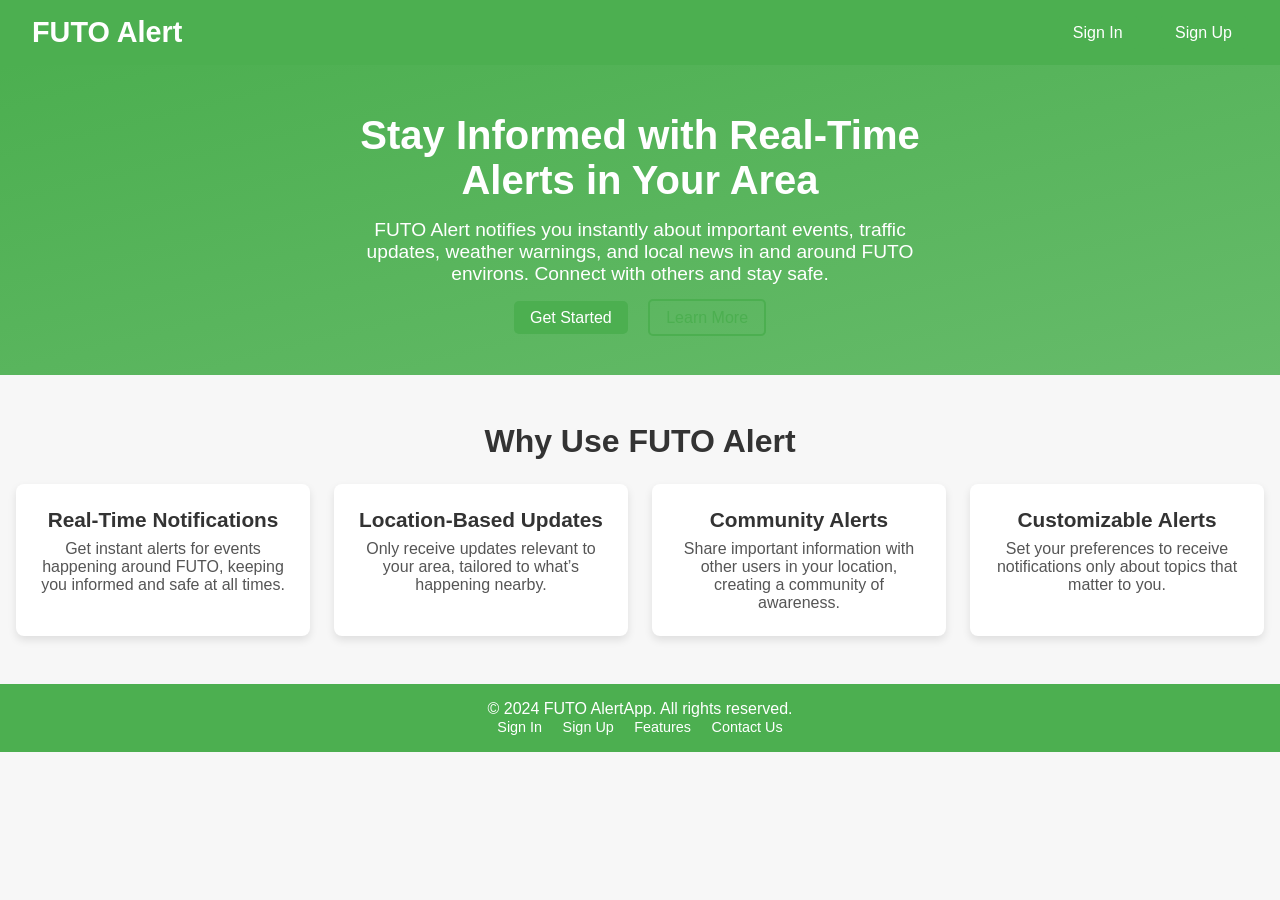
<file: FUTOALERT-master/FUTOALERT-master/frontend/index.html>
<!DOCTYPE html>
<html lang="en">
<head>
  <meta charset="UTF-8">
  <meta name="viewport" content="width=device-width, initial-scale=1.0">
  <title>AlertApp - Real-Time Alerts for Your Location</title>
  <link rel="stylesheet" href="LANDING PG/index.css">
</head>
<body>

  <header>
    <div class="navbar">
      <h1>FUTO Alert</h1>
      <div class="nav-links">
        <a href="SIGN IN/signin.html" class="button">Sign In</a>
        <a href="SIGN UP/signup.html" class="button">Sign Up</a>
      </div>
    </div>
  </header>

  <section class="hero">
    <div class="hero-content">
      <h2>Stay Informed with Real-Time Alerts in Your Area</h2>
      <p>FUTO Alert notifies you instantly about important events, traffic updates, weather warnings, and local news in and around FUTO environs. Connect with others and stay safe.</p>
      <div class="hero-buttons">
        <a href="SIGN UP/signup.html" class="button">Get Started</a>
        <a href="#features" class="button-outline">Learn More</a>
      </div>
    </div>
  </section>

  <section id="features" class="features">
    <h2>Why Use FUTO Alert</h2>
    <div class="features-grid">
      <div class="feature-item">
        <h3>Real-Time Notifications</h3>
        <p>Get instant alerts for events happening around FUTO, keeping you informed and safe at all times.</p>
      </div>
      <div class="feature-item">
        <h3>Location-Based Updates</h3>
        <p>Only receive updates relevant to your area, tailored to what’s happening nearby.</p>
      </div>
      <div class="feature-item">
        <h3>Community Alerts</h3>
        <p>Share important information with other users in your location, creating a community of awareness.</p>
      </div>
      <div class="feature-item">
        <h3>Customizable Alerts</h3>
        <p>Set your preferences to receive notifications only about topics that matter to you.</p>
      </div>
    </div>
  </section>

  <footer>
    <p>&copy; 2024 FUTO AlertApp. All rights reserved.</p>
    <div class="footer-links">
      <a href="SIGN IN/signin.html">Sign In</a>
      <a href="SIGN UP/signup.html">Sign Up</a>
      <a href="#features">Features</a>
      <a href="contact.html">Contact Us</a>
    </div>
  </footer>

</body>
</html>
</file>
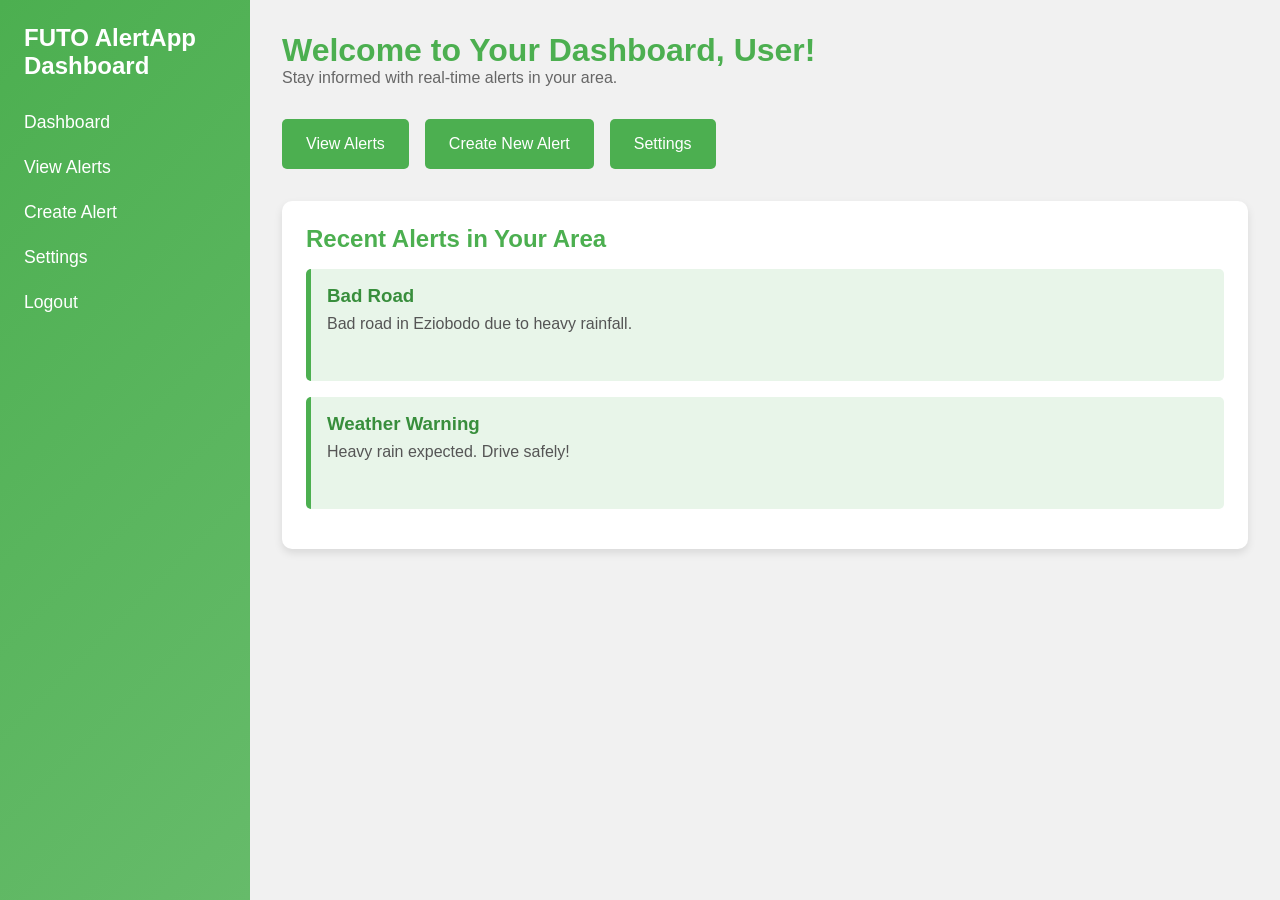
<file: FUTOALERT-master/FUTOALERT-master/frontend/DASHBOARD/dashboard.html>
<!DOCTYPE html>
<html lang="en">
<head>
  <meta charset="UTF-8">
  <meta name="viewport" content="width=device-width, initial-scale=1.0">
  <title>Dashboard - FUTO Alert</title>
  <link rel="stylesheet" href="dashboard.css">
</head>
<body>

  <div class="sidebar">
    <h2>FUTO AlertApp Dashboard</h2>
    <ul>
      <li><a href="#" id="dashboardButton">Dashboard</a></li>
      <li><a href="#" id="viewAlertsButton">View Alerts</a></li>
      <li><a href="#" id="createAlertButton">Create Alert</a></li>
      <li><a href="#" id="settingsButton">Settings</a></li>
      <li><a href="/SIGN IN/signin.html" id="logoutButton">Logout</a></li>
    </ul>
  </div>


  <div class="main-content">
    <h1>Welcome to Your Dashboard, <span id="userName">User</span>!</h1>
    <p>Stay informed with real-time alerts in your area.</p>


    <div class="buttons">
      <button onclick="viewAlerts()">View Alerts</button>
      <button onclick="createAlert()">Create New Alert</button>
      <button onclick="settings()">Settings</button>
    </div>

    <div class="alerts-summary">
      <h2>Recent Alerts in Your Area</h2>
      <div id="alertList">

        <div class="alert">
          <h3>Bad Road</h3>
          <p>Bad road in Eziobodo due to heavy rainfall.</p>
        </div>
        <div class="alert">
          <h3>Weather Warning</h3>
          <p>Heavy rain expected. Drive safely!</p>
        </div>
      </div>
    </div>
  </div>

  <script src="dashboard.js"></script>
</body>
</html>
</file>
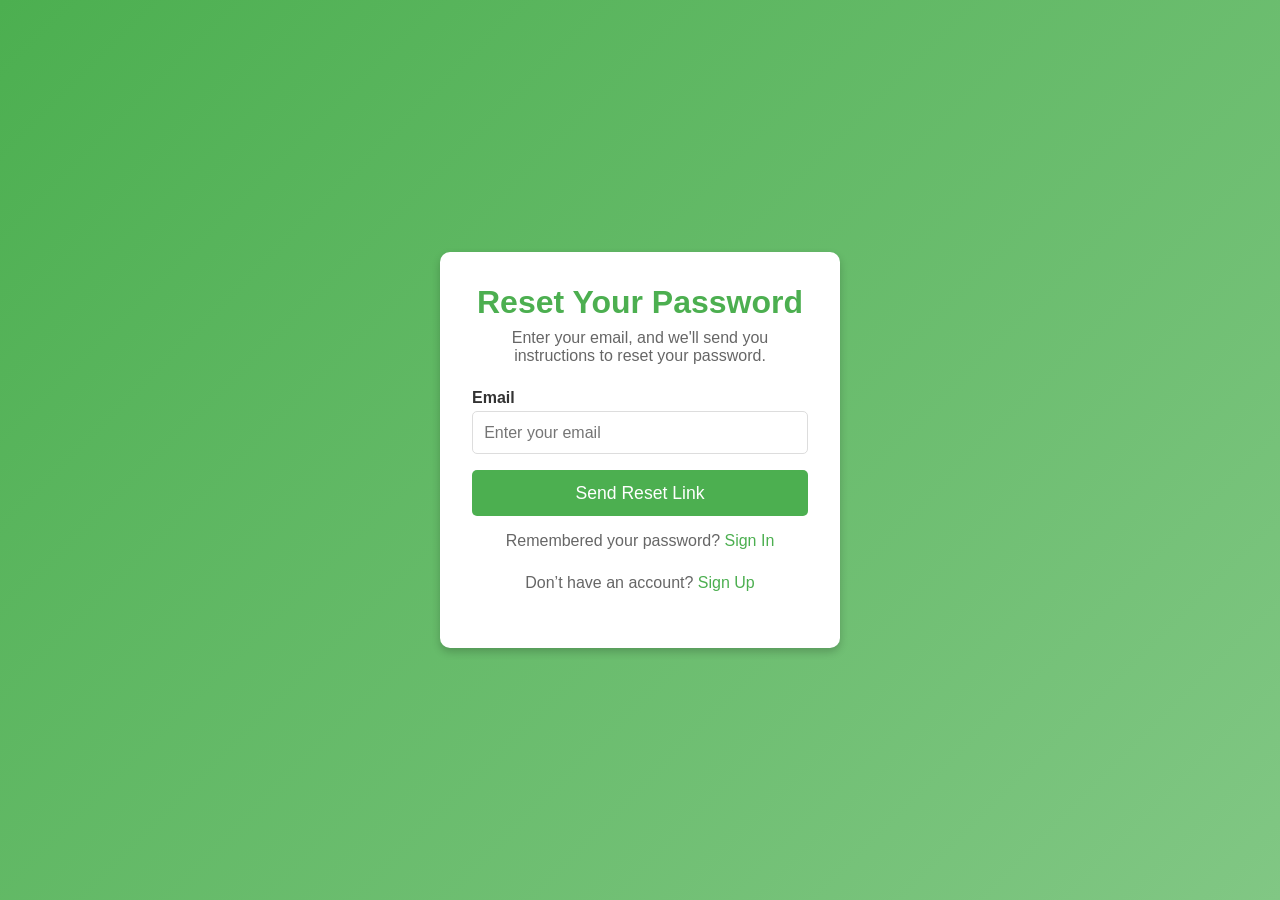
<file: FUTOALERT-master/FUTOALERT-master/frontend/FORGOT PASSWORD/forgot-password.html>
<!DOCTYPE html>
<html lang="en">
<head>
  <meta charset="UTF-8">
  <meta name="viewport" content="width=device-width, initial-scale=1.0">
  <title>Forgot Password - AlertApp</title>
  <link rel="stylesheet" href="forgot-password.css">
</head>
<body>

  <div class="forgot-password-container">
    <h1>Reset Your Password</h1>
    <p>Enter your email, and we'll send you instructions to reset your password.</p>
    
    <form id="forgotPasswordForm" onsubmit="handleFormSubmission(event)">
      <div class="form-group">
        <label for="email">Email</label>
        <input type="email" id="email" placeholder="Enter your email" required>
        <small class="error-message" id="emailError"></small>
      </div>

      <button type="submit" class="submit-button">Send Reset Link</button>
    </form>

    <p class="signin-link">Remembered your password? <a href="/SIGN IN/signin.html">Sign In</a></p>
    <p class="signup-link">Don’t have an account? <a href="/SIGN UP/signup.html">Sign Up</a></p>
  </div>

  <script src="forgot-password.js"></script>
</body>
</html>
</file>
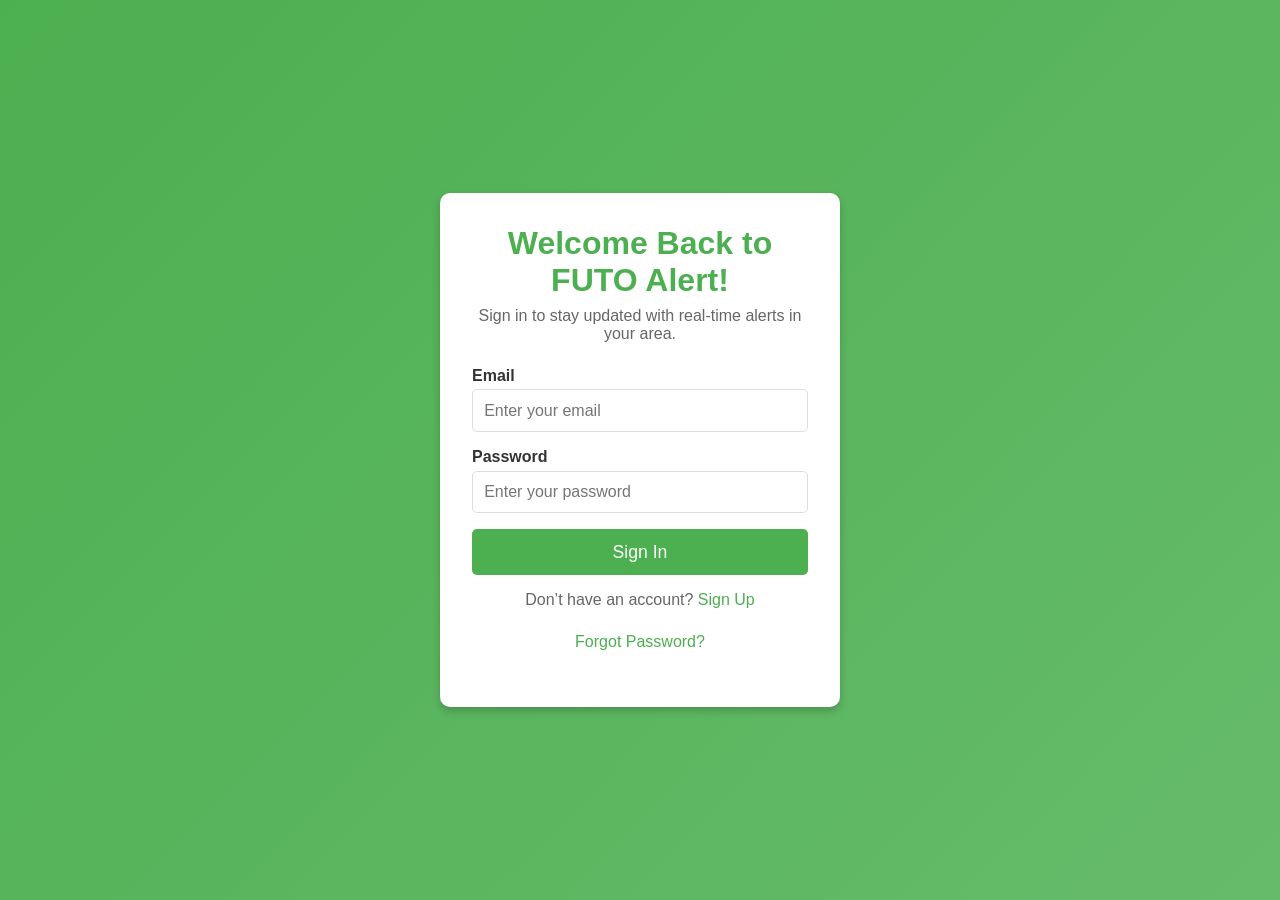
<file: FUTOALERT-master/FUTOALERT-master/frontend/SIGN IN/signin.html>
<!DOCTYPE html>
<html lang="en">
<head>
  <meta charset="UTF-8">
  <meta name="viewport" content="width=device-width, initial-scale=1.0">
  <title>Sign In - AlertApp</title>
  <link rel="stylesheet" href="signin.css">
</head>
<body>

  <div class="signin-container">
    <h1>Welcome Back to FUTO Alert!</h1>
    <p>Sign in to stay updated with real-time alerts in your area.</p>
    
    <form id="signinForm" onsubmit="validateForm(event)">
      <div class="form-group">
        <label for="email">Email</label>
        <input type="email" id="email" placeholder="Enter your email" required>
        <small class="error-message" id="emailError"></small>
      </div>

      <div class="form-group">
        <label for="password">Password</label>
        <input type="password" id="password" placeholder="Enter your password" required>
        <small class="error-message" id="passwordError"></small>
      </div>

      <button type="submit" class="submit-button">Sign In</button>
    </form>

    <p class="signup-link">Don’t have an account? <a href="/SIGN UP/signup.html">Sign Up</a></p>
    <p class="forgot-password"><a href="/FORGOT PASSWORD/forgot-password.html">Forgot Password?</a></p>
  </div>

  <script src="signin.js"></script>
</body>
</html>
</file>
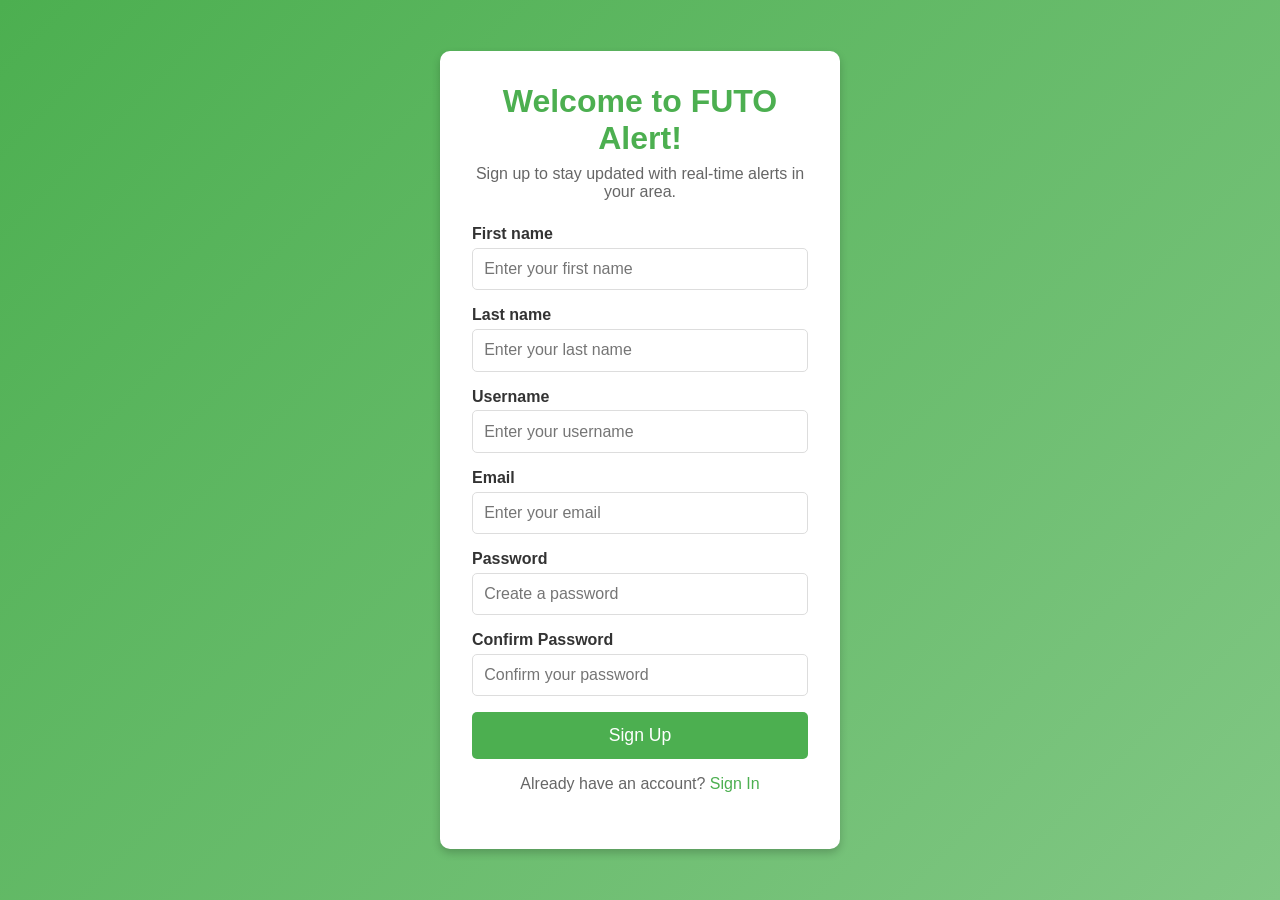
<file: FUTOALERT-master/FUTOALERT-master/frontend/SIGN UP/signup.html>
<!DOCTYPE html>
<html lang="en">
<head>
  <meta charset="UTF-8">
  <meta name="viewport" content="width=device-width, initial-scale=1.0">
  <title>Sign Up - AlertApp</title>
  <link rel="stylesheet" href="signup.css">
</head>
<body>

  <div class="signup-container">
    <h1>Welcome to FUTO Alert!</h1>
    <p>Sign up to stay updated with real-time alerts in your area.</p>
    
    <form id="signupForm" onsubmit="validateForm(event)">
      <div class="form-group">
        <label for="username">First name</label>
        <input type="text" id="name" placeholder="Enter your first name" required>
        <small class="error-message" id="usernameError"></small>
      </div>

      <div class="form-group">
        <label for="username">Last name</label>
        <input type="text" id="name" placeholder="Enter your last name" required>
        <small class="error-message" id="usernameError"></small>
      </div>

      <div class="form-group">
        <label for="username">Username</label>
        <input type="text" id="username" placeholder="Enter your username" required>
        <small class="error-message" id="usernameError"></small>
      </div>

      <div class="form-group">
        <label for="email">Email</label>
        <input type="email" id="email" placeholder="Enter your email" required>
        <small class="error-message" id="emailError"></small>
      </div>

      <div class="form-group">
        <label for="password">Password</label>
        <input type="password" id="password" placeholder="Create a password" required>
        <small class="error-message" id="passwordError"></small>
      </div>

      <div class="form-group">
        <label for="password">Confirm Password</label>
        <input type="password" id="password" placeholder="Confirm your password" required>
        <small class="error-message" id="passwordError"></small>
      </div>

      <button type="submit" class="submit-button">Sign Up</button>
    </form>

    <p class="login-link">Already have an account? <a href="/SIGN IN/signin.html">Sign In</a></p>
  </div>

  <script src="signup.js"></script>
</body>
</html>
</file>
<file: FUTOALERT-master/FUTOALERT-master/frontend/LANDING PG/index.css>
* {
    margin: 0;
    padding: 0;
    box-sizing: border-box;
  }
  
  body {
    font-family: Arial, sans-serif;
    color: #333;
    background-color: #f7f7f7;
  }
  
  .navbar {
    display: flex;
    justify-content: space-between;
    align-items: center;
    padding: 1rem 2rem;
    background-color: #4CAF50;
    color: white;
  }
  
  .navbar h1 {
    font-size: 1.8rem;
  }
  
  .nav-links a {
    color: white;
    text-decoration: none;
    margin-left: 1rem;
  }
  
  .button, .button-outline {
    background-color: #4CAF50;
    color: white;
    border: none;
    padding: 0.5rem 1rem;
    text-decoration: none;
    font-size: 1rem;
    cursor: pointer;
    border-radius: 5px;
    transition: background-color 0.3s ease;
  }
  
  .button-outline {
    background-color: transparent;
    color: #4CAF50;
    border: 2px solid #4CAF50;
  }
  
  .button:hover, .button-outline:hover {
    background-color: #45a049;
    color: white;
  }
  
  .button-outline:hover {
    background-color: #4CAF50;
    color: white;
  }
  
  .hero {
    display: flex;
    align-items: center;
    justify-content: center;
    text-align: center;
    padding: 3rem 1rem;
    background-image: linear-gradient(to bottom right, #4CAF50, #66BB6A);
    color: white;
  }
  
  .hero-content {
    max-width: 600px;
  }
  
  .hero h2 {
    font-size: 2.5rem;
    margin-bottom: 1rem;
  }
  
  .hero p {
    font-size: 1.2rem;
    margin-bottom: 1.5rem;
  }
  
  .hero-buttons a {
    margin: 0.5rem;
  }
  
  .features {
    padding: 3rem 1rem;
    text-align: center;
    background-color: #f7f7f7;
  }
  
  .features h2 {
    font-size: 2rem;
    margin-bottom: 1.5rem;
  }
  
  .features-grid {
    display: grid;
    gap: 1.5rem;
    grid-template-columns: repeat(auto-fit, minmax(200px, 1fr));
  }
  
  .feature-item {
    background-color: white;
    padding: 1.5rem;
    border-radius: 8px;
    box-shadow: 0 4px 8px rgba(0, 0, 0, 0.1);
  }
  
  .feature-item h3 {
    font-size: 1.3rem;
    margin-bottom: 0.5rem;
  }
  
  .feature-item p {
    font-size: 1rem;
    color: #555;
  }
  
  footer {
    background-color: #4CAF50;
    color: white;
    padding: 1rem;
    text-align: center;
  }
  
  .footer-links a {
    color: white;
    margin: 0 0.5rem;
    text-decoration: none;
    font-size: 0.9rem;
  }
  
  .footer-links a:hover {
    text-decoration: underline;
  }
</file>
<file: FUTOALERT-master/FUTOALERT-master/frontend/DASHBOARD/dashboard.css>
* {
    margin: 0;
    padding: 0;
    box-sizing: border-box;
  }
  
  body {
    font-family: Arial, sans-serif;
    display: flex;
    min-height: 100vh;
    color: #333;
  }
  
  .sidebar {
    width: 250px;
    background: linear-gradient(135deg, #4CAF50, #66BB6A);
    color: #fff;
    padding: 1.5rem;
  }
  
  .sidebar h2 {
    font-size: 1.5rem;
    margin-bottom: 2rem;
  }
  
  .sidebar ul {
    list-style: none;
  }
  
  .sidebar ul li {
    margin-bottom: 1.5rem;
  }
  
  .sidebar ul li a {
    color: #fff;
    text-decoration: none;
    font-size: 1.1rem;
    transition: color 0.3s;
  }
  
  .sidebar ul li a:hover {
    color: #c8e6c9;
  }
  
  .main-content {
    flex-grow: 1;
    padding: 2rem;
    background-color: #f1f1f1;
  }
  
  .main-content h1 {
    color: #4CAF50;
  }
  
  .main-content p {
    margin-bottom: 2rem;
    color: #666;
  }
  
  .buttons {
    display: flex;
    gap: 1rem;
    margin-bottom: 2rem;
  }
  
  .buttons button {
    padding: 1rem 1.5rem;
    font-size: 1rem;
    color: #fff;
    background-color: #4CAF50;
    border: none;
    border-radius: 5px;
    cursor: pointer;
    transition: background-color 0.3s;
  }
  
  .buttons button:hover {
    background-color: #45A049;
  }
  
  .alerts-summary {
    background-color: #ffffff;
    padding: 1.5rem;
    border-radius: 10px;
    box-shadow: 0 4px 8px rgba(0, 0, 0, 0.1);
  }
  
  .alerts-summary h2 {
    margin-bottom: 1rem;
    color: #4CAF50;
  }
  
  .alert {
    background-color: #e8f5e9;
    padding: 1rem;
    margin-bottom: 1rem;
    border-radius: 5px;
    border-left: 5px solid #4CAF50;
  }
  
  .alert h3 {
    color: #388E3C;
    margin-bottom: 0.5rem;
  }
  
  .alert p {
    color: #555;
  }
</file>
<file: FUTOALERT-master/FUTOALERT-master/frontend/FORGOT PASSWORD/forgot-password.css>
* {
    margin: 0;
    padding: 0;
    box-sizing: border-box;
  }
  
  body {
    font-family: Arial, sans-serif;
    display: flex;
    align-items: center;
    justify-content: center;
    min-height: 100vh;
    background: linear-gradient(135deg, #4CAF50, #81C784);
    color: #333;
  }
  
  .forgot-password-container {
    background-color: #ffffff;
    padding: 2rem;
    border-radius: 10px;
    box-shadow: 0 4px 8px rgba(0, 0, 0, 0.2);
    width: 100%;
    max-width: 400px;
    text-align: center;
  }
  
  .forgot-password-container h1 {
    color: #4CAF50;
    margin-bottom: 0.5rem;
  }
  
  .forgot-password-container p {
    margin-bottom: 1.5rem;
    color: #666;
  }
  
  .form-group {
    margin-bottom: 1rem;
    text-align: left;
  }
  
  .form-group label {
    font-weight: bold;
    display: block;
    color: #333;
  }
  
  .form-group input {
    width: 100%;
    padding: 0.7rem;
    margin-top: 0.3rem;
    border-radius: 5px;
    border: 1px solid #ddd;
    font-size: 1rem;
    color: #333;
  }
  
  .form-group input:focus {
    border-color: #4CAF50;
    outline: none;
  }
  
  .error-message {
    color: #E57373;
    font-size: 0.9rem;
    display: none;
  }
  
  .submit-button {
    width: 100%;
    padding: 0.8rem;
    background-color: #4CAF50;
    color: white;
    font-size: 1.1rem;
    border: none;
    border-radius: 5px;
    cursor: pointer;
    transition: background-color 0.3s ease;
  }
  
  .submit-button:hover {
    background-color: #45A049;
  }
  
  .signin-link, .signup-link {
    margin-top: 1rem;
  }
  
  .signin-link a, .signup-link a {
    color: #4CAF50;
    text-decoration: none;
  }
  
  .signin-link a:hover, .signup-link a:hover {
    text-decoration: underline;
  }
</file>
<file: FUTOALERT-master/FUTOALERT-master/frontend/SIGN IN/signin.css>
* {
    margin: 0;
    padding: 0;
    box-sizing: border-box;
  }
  
  body {
    font-family: Arial, sans-serif;
    display: flex;
    align-items: center;
    justify-content: center;
    min-height: 100vh;
    background: linear-gradient(135deg, #4CAF50, #66BB6A);
    color: #333;
  }
  
  .signin-container {
    background-color: #ffffff;
    padding: 2rem;
    border-radius: 10px;
    box-shadow: 0 4px 8px rgba(0, 0, 0, 0.2);
    width: 100%;
    max-width: 400px;
    text-align: center;
  }
  
  .signin-container h1 {
    color: #4CAF50;
    margin-bottom: 0.5rem;
  }
  
  .signin-container p {
    margin-bottom: 1.5rem;
    color: #666;
  }
  
  .form-group {
    margin-bottom: 1rem;
    text-align: left;
  }
  
  .form-group label {
    font-weight: bold;
    display: block;
    color: #333;
  }
  
  .form-group input {
    width: 100%;
    padding: 0.7rem;
    margin-top: 0.3rem;
    border-radius: 5px;
    border: 1px solid #ddd;
    font-size: 1rem;
    color: #333;
  }
  
  .form-group input:focus {
    border-color: #4CAF50;
    outline: none;
  }
  
  .error-message {
    color: #E57373;
    font-size: 0.9rem;
    display: none;
  }
  
  .submit-button {
    width: 100%;
    padding: 0.8rem;
    background-color: #4CAF50;
    color: white;
    font-size: 1.1rem;
    border: none;
    border-radius: 5px;
    cursor: pointer;
    transition: background-color 0.3s ease;
  }
  
  .submit-button:hover {
    background-color: #45A049;
  }
  
  .signup-link, .forgot-password {
    margin-top: 1rem;
  }
  
  .signup-link a, .forgot-password a {
    color: #4CAF50;
    text-decoration: none;
  }
  
  .signup-link a:hover, .forgot-password a:hover {
    text-decoration: underline;
  }
</file>
<file: FUTOALERT-master/FUTOALERT-master/frontend/SIGN UP/signup.css>
* {
    margin: 0;
    padding: 0;
    box-sizing: border-box;
  }
  
  body {
    font-family: Arial, sans-serif;
    display: flex;
    align-items: center;
    justify-content: center;
    min-height: 100vh;
    background: linear-gradient(135deg, #4CAF50, #81C784);
    color: #333;
  }
  
  .signup-container {
    background-color: #ffffff;
    padding: 2rem;
    border-radius: 10px;
    box-shadow: 0 4px 8px rgba(0, 0, 0, 0.2);
    width: 100%;
    max-width: 400px;
    text-align: center;
  }
  
  .signup-container h1 {
    color: #4CAF50;
    margin-bottom: 0.5rem;
  }
  
  .signup-container p {
    margin-bottom: 1.5rem;
    color: #666;
  }
  
  .form-group {
    margin-bottom: 1rem;
    text-align: left;
  }
  
  .form-group label {
    font-weight: bold;
    display: block;
    color: #333;
  }
  
  .form-group input {
    width: 100%;
    padding: 0.7rem;
    margin-top: 0.3rem;
    border-radius: 5px;
    border: 1px solid #ddd;
    font-size: 1rem;
    color: #333;
  }
  
  .form-group input:focus {
    border-color: #4CAF50;
    outline: none;
  }
  
  .error-message {
    color: #E57373;
    font-size: 0.9rem;
    display: none;
  }
  
  .submit-button {
    width: 100%;
    padding: 0.8rem;
    background-color: #4CAF50;
    color: white;
    font-size: 1.1rem;
    border: none;
    border-radius: 5px;
    cursor: pointer;
    transition: background-color 0.3s ease;
  }
  
  .submit-button:hover {
    background-color: #45A049;
  }
  
  .login-link {
    margin-top: 1rem;
  }
  
  .login-link a {
    color: #4CAF50;
    text-decoration: none;
  }
  
  .login-link a:hover {
    text-decoration: underline;
  }
</file>
